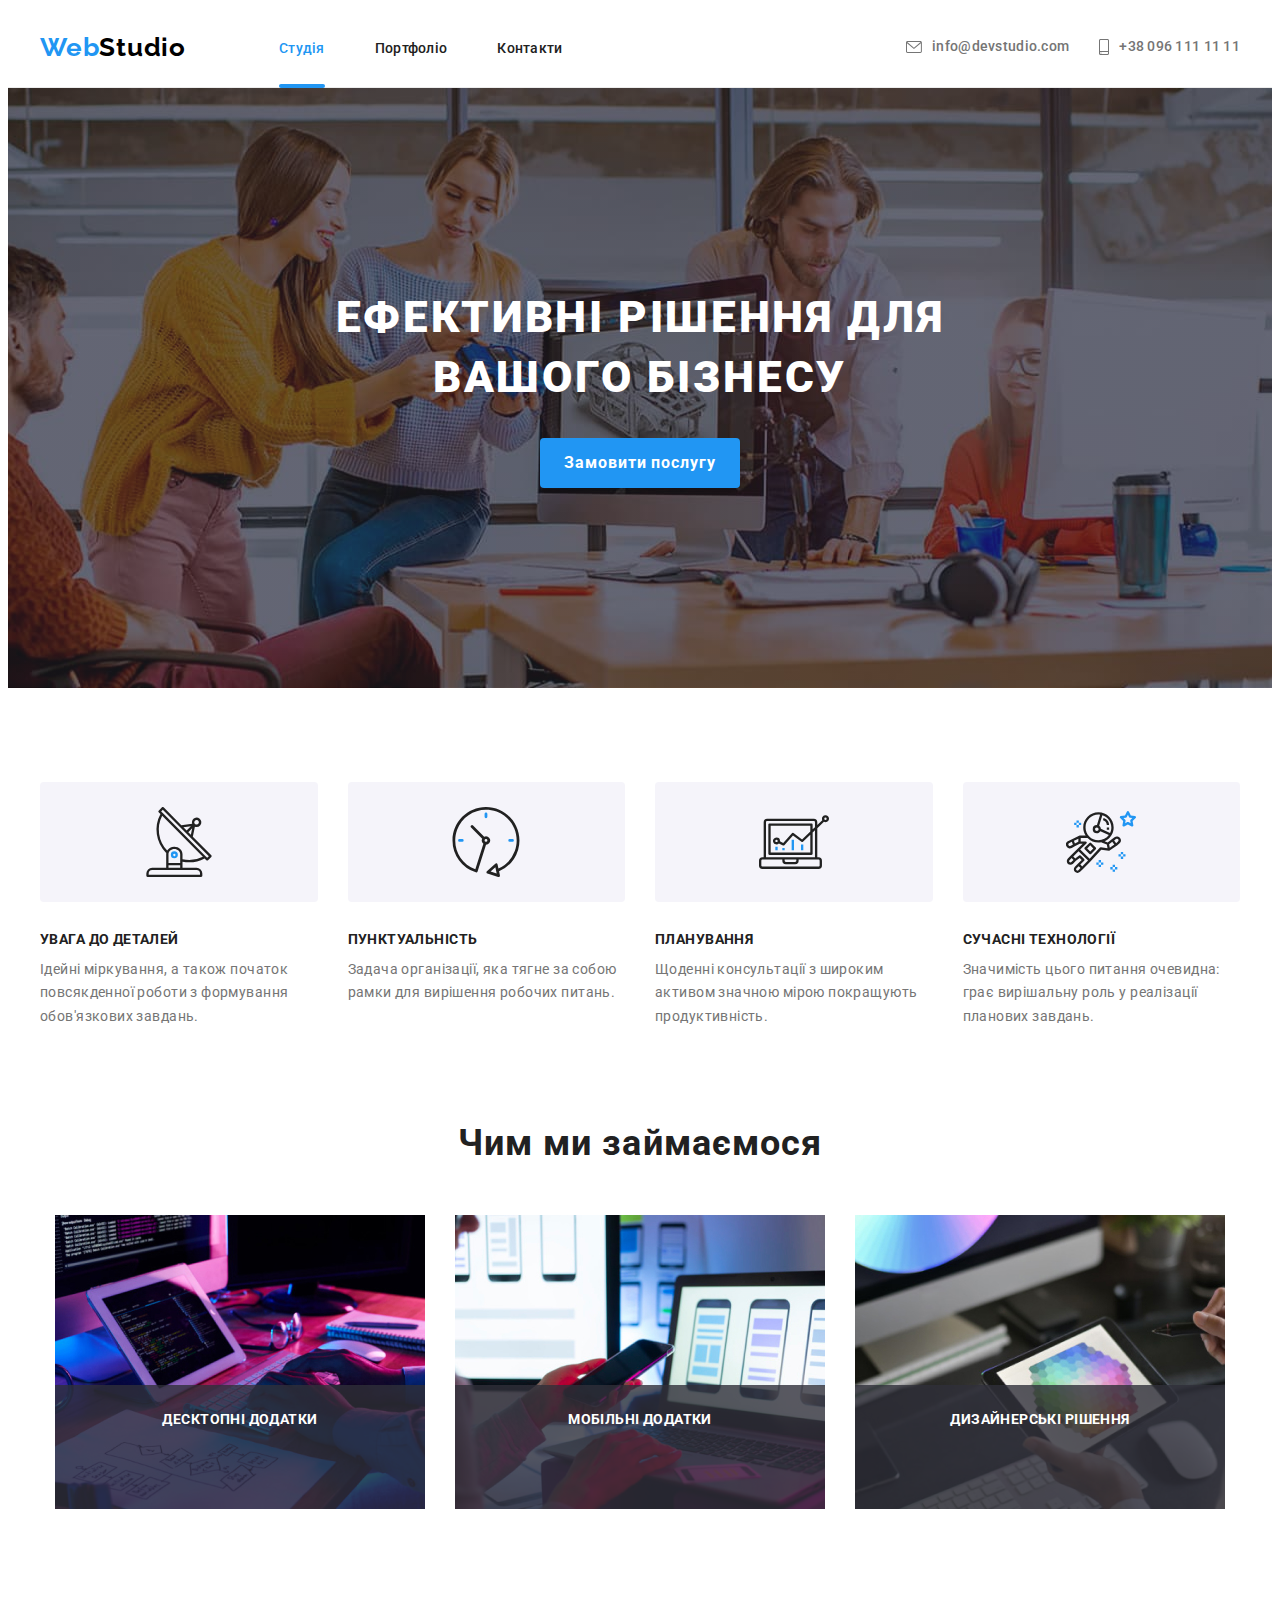
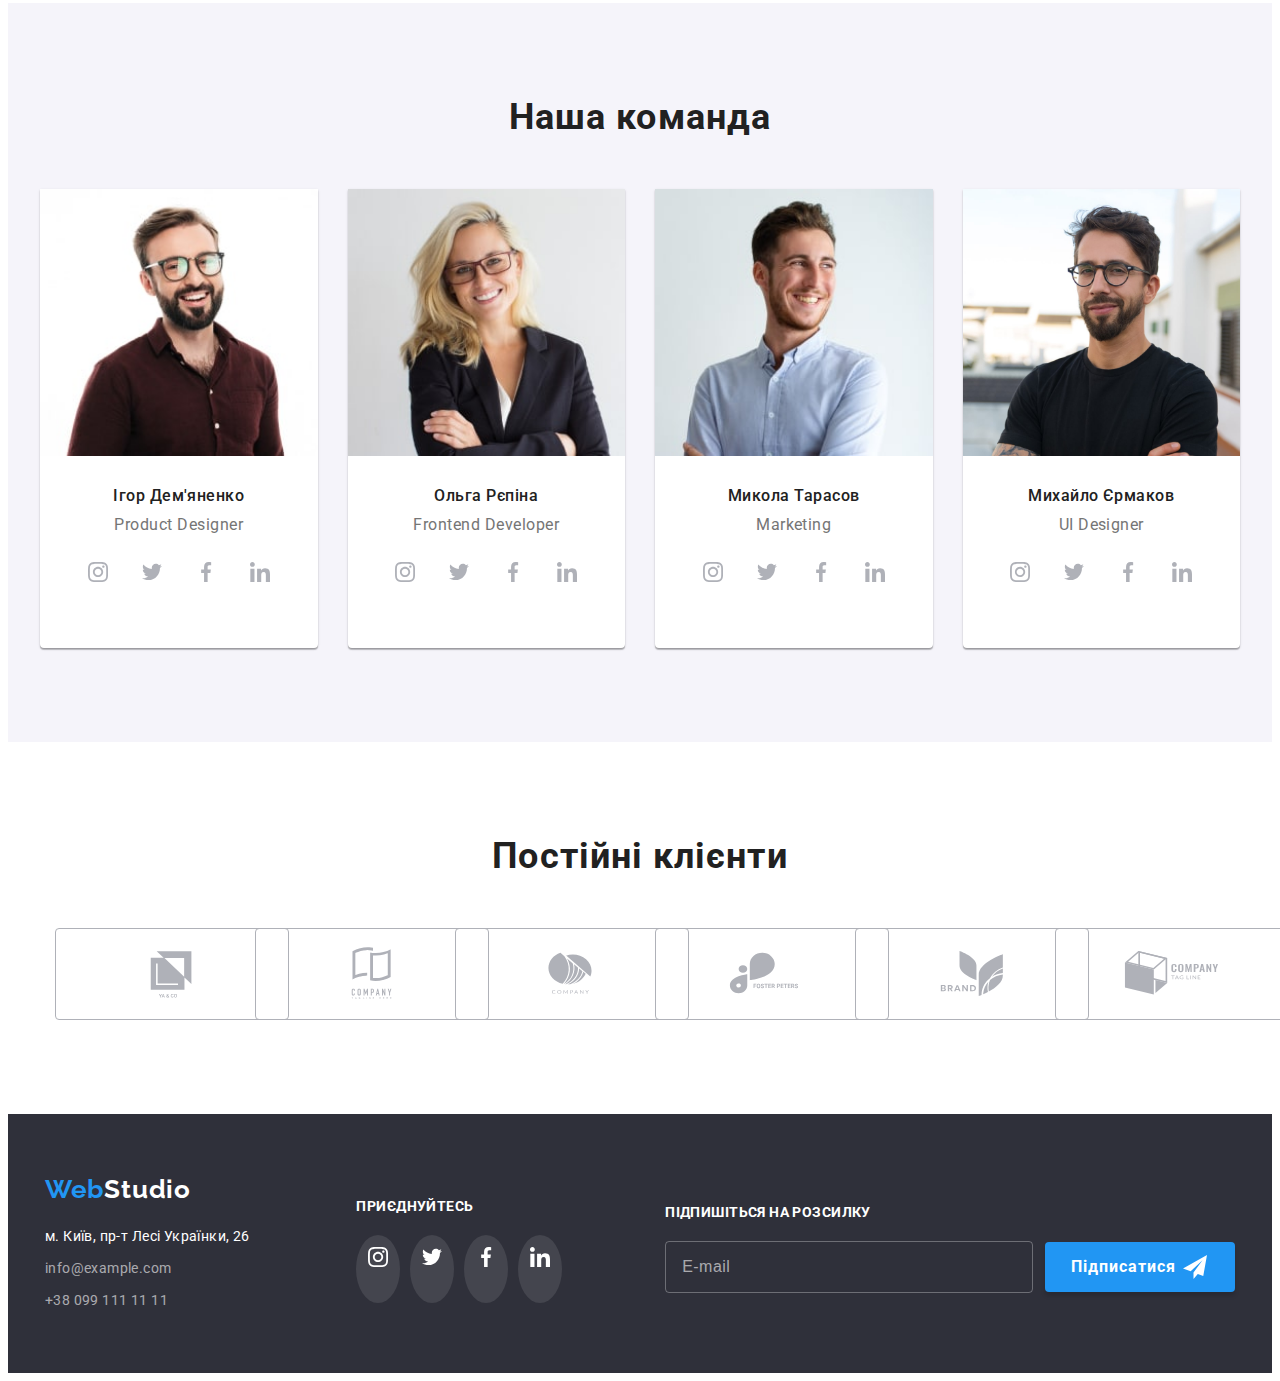
<file: index.html>
<!DOCTYPE html>
<html lang="uk">
  <head>
    <meta charset="UTF-8" />
    <meta http-equiv="X-UA-Compatible" content="IE=edge" />
    <meta name="viewport" content="width=device-width, initial-scale=1.0" />
    <title>Студія</title>
    <link rel="shortcut icon" href="./images/favicon.svg" type="image/x-icon" width="16" />
    <link rel="preconnect" href="https://fonts.googleapis.com" />
    <link rel="preconnect" href="https://fonts.gstatic.com" crossorigin />
    <link
      href="https://fonts.googleapis.com/css2?family=Raleway:wght@700&family=Roboto:wght@400;500;700;900&display=swap"
      rel="stylesheet"
    />
    <link
      rel="stylesheet"
      href="https://cdnjs.cloudflare.com/ajax/libs/modern-normalize/1.1.0/modern-normalize.min.css"
      integrity="sha512-wpPYUAdjBVSE4KJnH1VR1HeZfpl1ub8YT/NKx4PuQ5NmX2tKuGu6U/JRp5y+Y8XG2tV+wKQpNHVUX03MfMFn9Q=="
      crossorigin="anonymous"
      referrerpolicy="no-referrer"
    />
    <link rel="stylesheet" href="./css/main.min.css" />
  </head>

  <body>
    <header class="header">
      <div class="container">
        <nav class="navigation">
          <!-- логотип -->
          <a href="#" class="logo navigation__logo" lang="en" aria-label="WebStudio"
            ><span class="logo--first-part">Web</span>Studio</a
          >
          <!-- навігація -->
          <ul class="navigation__list">
            <li class="navigation__item">
              <a href="./index.html" class="navigation__link link current"
                >Студія</a
              >
            </li>
            <li class="navigation__item">
              <a href="./portfolio.html" class="navigation__link link">Портфоліо</a>
            </li>
            <li class="navigation__item">
              <a href="#" class="navigation__link link">Контакти</a>
            </li>
          </ul>
        </nav>
        <!-- контакти -->
        <ul class="contacts">
          <li class="contacts__item">
            <a
              href="mailto:info@devstudio.com"
              class="contacts__link link"
              rel="nofollow noopener noreferrer"
              target="_blank"
            >
              <svg width="16" height="12" class="contacts__icon">
                <use href="./images/icons.svg#icon-envelope"></use>
              </svg>
              info@devstudio.com
            </a>
          </li>
          <li class="contacts__item">
            <a
              href="tel:+380961111111"
              class="contacts__link link"
              rel="nofollow noopener noreferrer"
              target="_blank"
            >
              <svg width="10" height="16" class="contacts__icon">
                <use href="./images/icons.svg#icon-smartphone"></use>
              </svg>
              +38 096 111 11 11
            </a>
          </li>
        </ul>
        <button type="button" class="menu-open-btn">
          <svg width="40" height="40" class="menu-open-btn__icon">
            <use href="./images/icons.svg#icon-mob-menu"></use>
          </svg>
        </button>
      </div>
      <div class="mobile-menu is-hidden">
        <div class="container">
          <button type="button" class="menu-close-btn">
            <svg width="40" height="40" class="menu-close-btn__icon">
              <use href="./images/icons.svg#icon-menu-close"></use>
            </svg>
          </button>
          <div class="mobile-menu__top">
            <!-- menu-navigation -->
            <ul class="mobile-menu__navigation-list">
              <li class="mobile-menu__navigation-item">
                <a
                  href="./index.html"
                  class="mobile-menu__navigation-link mob-current"
                  target="_blank"
                  >Студія</a
                >
              </li>
              <li class="mobile-menu__navigation-item">
                <a href="./portfolio.html" class="mobile-menu__navigation-link" target="_blank"
                  >Портфоліо</a
                >
              </li>
              <li class="mobile-menu__navigation-item">
                <a href="#" class="mobile-menu__navigation-link" target="_blank">Контакти</a>
              </li>
            </ul>
          </div>
          <div class="mobile-menu__bottom">
            <!-- menu-contacts -->
            <ul class="mobile-menu__contacts-list">
              <li class="mobile-menu__contacts-item">
                <a
                  href="tel:+380961111111"
                  class="mobile-menu__tel"
                  rel="nofollow noopener noreferrer"
                  target="_blank"
                >
                  +38 096 111 11 11
                </a>
              </li>
              <li class="mobile-menu__contacts-item">
                <a
                  href="mailto:info@devstudio.com"
                  class="mobile-menu__mail"
                  rel="nofollow noopener noreferrer"
                  target="_blank"
                >
                  info@devstudio.com
                </a>
              </li>
            </ul>
            <!-- menu-social-networks -->
            <ul class="mobile-menu__soc-list">
              <li class="mobile-menu__soc-item">
                <a
                  href=""
                  class="mobile-menu__soc-link link"
                  rel="nofollow noopener noreferrer"
                  target="_blank"
                  >Instagram</a
                >
              </li>
              <li class="mobile-menu__soc-item">
                <a
                  href=""
                  class="mobile-menu__soc-link link"
                  rel="nofollow noopener noreferrer"
                  target="_blank"
                  >Twitter</a
                >
              </li>
              <li class="mobile-menu__soc-item">
                <a
                  href=""
                  class="mobile-menu__soc-link link"
                  rel="nofollow noopener noreferrer"
                  target="_blank"
                  >Facebook</a
                >
              </li>
              <li class="mobile-menu__soc-item">
                <a
                  href=""
                  class="mobile-menu__soc-link link"
                  rel="nofollow noopener noreferrer"
                  target="_blank"
                  >LinkedIn</a
                >
              </li>
            </ul>
          </div>
        </div>
      </div>
    </header>
    <main class="main-index">
      <!-- герой -->
      <section class="hero">
        <div class="container">
          <h1 class="hero__heading">Ефективні рішення для вашого бізнесу</h1>
          <button type="button" class="hero__btn" data-modal-open>Замовити послугу</button>
        </div>
      </section>
      <!-- переваги -->
      <section class="benefits">
        <div class="container">
          <h2 class="hidden">Переваги</h2>
          <ul class="benefits__list">
            <li class="benefits__item">
              <h3 class="benefits__title">Увага до деталей</h3>
              <p class="benefits__description">
                Ідейні міркування, а також початок повсякденної роботи з формування обов'язкових
                завдань.
              </p>
            </li>
            <li class="benefits__item">
              <h3 class="benefits__title">Пунктуальність</h3>
              <p class="benefits__description">
                Задача організації, яка тягне за собою рамки для вирішення робочих питань.
              </p>
            </li>
            <li class="benefits__item">
              <h3 class="benefits__title">Планування</h3>
              <p class="benefits__description">
                Щоденні консультації з широким активом значною мірою покращують продуктивність.
              </p>
            </li>
            <li class="benefits__item">
              <h3 class="benefits__title">Сучасні технології</h3>
              <p class="benefits__description">
                Значимість цього питання очевидна: грає вирішальну роль у реалізації планових
                завдань.
              </p>
            </li>
          </ul>
        </div>
      </section>
      <!-- заняття -->
      <section class="work">
        <div class="container">
          <h2 class="work__heading">Чим ми займаємося</h2>
          <ul class="work__list">
            <li class="work__item">
              <div class="work__meta">
                <picture>
                  <source
                    srcset="./images/work-img-1.jpg 1x, ./images/work-img-1-2x.jpg 2x"
                    media="(min-width:1200px)" />
                  <img
                    src="./images/work-img-1.jpg"
                    alt="Написання коду на ПК"
                    width="370"
                    height="294"
                /></picture>
                <div class="work--gray-overlay">
                  <p class="work__title">Десктопні додатки</p>
                </div>
              </div>
            </li>
            <li class="work__item">
              <div class="work__meta">
                <picture>
                  <source
                    srcset="./images/work-img-2.jpg 1x, ./images/work-img-2-2x.jpg 2x"
                    media="(min-width:1200px)" />
                  <img
                    src="./images/work-img-2.jpg"
                    alt="Розробка дизайну для мобільних додатків"
                    width="370"
                    height="294"
                /></picture>
                <div class="work--gray-overlay">
                  <p class="work__title">Мобільні додатки</p>
                </div>
              </div>
            </li>
            <li class="work__item">
              <div class="work__meta">
                <picture>
                  <source
                    srcset="./images/work-img-3.jpg 1x, ./images/work-img-3-2x.jpg 2x"
                    media="(min-width:1200px)" />
                  <img
                    src="./images/work-img-3.jpg"
                    alt="Підбір кольорів по спектру"
                    width="370"
                    height="294"
                /></picture>
                <div class="work--gray-overlay">
                  <p class="work__title">Дизайнерські рішення</p>
                </div>
              </div>
            </li>
          </ul>
        </div>
      </section>
      <!-- команда -->
      <section class="team">
        <div class="container">
          <h2 class="team__heading">Наша команда</h2>
          <ul class="team__list">
            <li class="team__item">
              <picture>
                <source
                  srcset="./images/team-img-desk-1.jpg 1x, ./images/team-img-desk-1-2x.jpg 2x"
                  media="(min-width: 1200px)" />
                <source
                  srcset="./images/team-img-tab-1.jpg 1x, ./images/team-img-tab-1-2x.jpg 2x"
                  media="(min-width: 768px)" />
                <source
                  srcset="./images/team-img-mob-1.jpg 1x, ./images/team-img-mob-1-2x.jpg 2x"
                  media="(min-width: 320px)" />
                <img
                  src="./images/team-img-desk-1.jpg"
                  alt="Product Designer Игорь Демьяненко"
                  width="270"
                  height="260"
              /></picture>
              <div class="team-meta">
                <h3 class="team-meta__title">Ігор Дем'яненко</h3>
                <p class="team-meta__description">Product Designer</p>
                <ul class="team-meta__list">
                  <li class="team-meta__item">
                    <a
                      href=""
                      class="team-meta__link"
                      rel="nofollow noopener noreferrer"
                      target="_blank"
                    >
                      <svg width="20" height="20" class="team-meta__icon">
                        <use href="./images/icons.svg#icon-instagram"></use>
                      </svg>
                    </a>
                  </li>
                  <li class="team-meta__item">
                    <a
                      href=""
                      class="team-meta__link"
                      rel="nofollow noopener noreferrer"
                      target="_blank"
                    >
                      <svg width="20" height="20" class="team-meta__icon">
                        <use href="./images/icons.svg#icon-twitter"></use>
                      </svg>
                    </a>
                  </li>
                  <li class="team-meta__item">
                    <a
                      href=""
                      class="team-meta__link"
                      rel="nofollow noopener noreferrer"
                      target="_blank"
                    >
                      <svg width="20" height="20" class="team-meta__icon">
                        <use href="./images/icons.svg#icon-facebook"></use>
                      </svg>
                    </a>
                  </li>
                  <li class="team-meta__item">
                    <a
                      href=""
                      class="team-meta__link"
                      rel="nofollow noopener noreferrer"
                      target="_blank"
                    >
                      <svg width="20" height="20" class="team-meta__icon">
                        <use href="./images/icons.svg#icon-linkedin"></use>
                      </svg>
                    </a>
                  </li>
                </ul>
              </div>
            </li>
            <li class="team__item">
              <picture>
                <source
                  srcset="./images/team-img-desk-2.jpg 1x, ./images/team-img-desk-2-2x.jpg 2x"
                  media="(min-width: 1200px)" />
                <source
                  srcset="./images/team-img-tab-2.jpg 1x, ./images/team-img-tab-2-2x.jpg 2x"
                  media="(min-width: 768px)" />
                <source
                  srcset="./images/team-img-mob-2.jpg 1x, ./images/team-img-mob-2-2x.jpg 2x"
                  media="(min-width: 320px)" />
                <img
                  src="./images/team-img-desk-2.jpg"
                  alt="Frontend Developer Ольга Репина"
                  width="270"
                  height="260"
              /></picture>
              <div class="team-meta">
                <h3 class="team-meta__title">Ольга Рєпіна</h3>
                <p class="team-meta__description">Frontend Developer</p>
                <ul class="team-meta__list">
                  <li class="team-meta__item">
                    <a
                      href=""
                      class="team-meta__link"
                      rel="nofollow noopener noreferrer"
                      target="_blank"
                    >
                      <svg width="20" height="20" class="team-meta__icon">
                        <use href="./images/icons.svg#icon-instagram"></use>
                      </svg>
                    </a>
                  </li>
                  <li class="team-meta__item">
                    <a
                      href=""
                      class="team-meta__link"
                      rel="nofollow noopener noreferrer"
                      target="_blank"
                    >
                      <svg width="20" height="20" class="team-meta__icon">
                        <use href="./images/icons.svg#icon-twitter"></use>
                      </svg>
                    </a>
                  </li>
                  <li class="team-meta__item">
                    <a
                      href=""
                      class="team-meta__link"
                      rel="nofollow noopener noreferrer"
                      target="_blank"
                    >
                      <svg width="20" height="20" class="team-meta__icon">
                        <use href="./images/icons.svg#icon-facebook"></use>
                      </svg>
                    </a>
                  </li>
                  <li class="team-meta__item">
                    <a
                      href=""
                      class="team-meta__link"
                      rel="nofollow noopener noreferrer"
                      target="_blank"
                    >
                      <svg width="20" height="20" class="team-meta__icon">
                        <use href="./images/icons.svg#icon-linkedin"></use>
                      </svg>
                    </a>
                  </li>
                </ul>
              </div>
            </li>
            <li class="team__item">
              <picture>
                <source
                  srcset="./images/team-img-desk-3.jpg 1x, ./images/team-img-desk-3-2x.jpg 2x"
                  media="(min-width: 1200px)" />
                <source
                  srcset="./images/team-img-tab-3.jpg 1x, ./images/team-img-tab-3-2x.jpg 2x"
                  media="(min-width: 768px)" />
                <source
                  srcset="./images/team-img-mob-3.jpg 1x, ./images/team-img-mob-3-2x.jpg 2x"
                  media="(min-width: 320px)" />
                <img
                  src="./images/team-img-desk-3.jpg"
                  alt="Marketing Николай Тарасов"
                  width="270"
                  height="260"
              /></picture>
              <div class="team-meta">
                <h3 class="team-meta__title">Микола Тарасов</h3>
                <p class="team-meta__description">Marketing</p>
                <ul class="team-meta__list">
                  <li class="team-meta__item">
                    <a
                      href=""
                      class="team-meta__link"
                      rel="nofollow noopener noreferrer"
                      target="_blank"
                    >
                      <svg width="20" height="20" class="team-meta__icon">
                        <use href="./images/icons.svg#icon-instagram"></use>
                      </svg>
                    </a>
                  </li>
                  <li class="team-meta__item">
                    <a
                      href=""
                      class="team-meta__link"
                      rel="nofollow noopener noreferrer"
                      target="_blank"
                    >
                      <svg width="20" height="20" class="team-meta__icon">
                        <use href="./images/icons.svg#icon-twitter"></use>
                      </svg>
                    </a>
                  </li>
                  <li class="team-meta__item">
                    <a
                      href=""
                      class="team-meta__link"
                      rel="nofollow noopener noreferrer"
                      target="_blank"
                    >
                      <svg width="20" height="20" class="team-meta__icon">
                        <use href="./images/icons.svg#icon-facebook"></use>
                      </svg>
                    </a>
                  </li>
                  <li class="team-meta__item">
                    <a
                      href=""
                      class="team-meta__link"
                      rel="nofollow noopener noreferrer"
                      target="_blank"
                    >
                      <svg width="20" height="20" class="team-meta__icon">
                        <use href="./images/icons.svg#icon-linkedin"></use>
                      </svg>
                    </a>
                  </li>
                </ul>
              </div>
            </li>
            <li class="team__item">
              <picture>
                <source
                  srcset="./images/team-img-desk-4.jpg 1x, ./images/team-img-desk-4-2x.jpg 2x"
                  media="(min-width: 1200px)" />
                <source
                  srcset="./images/team-img-tab-4.jpg 1x, ./images/team-img-tab-4-2x.jpg 2x"
                  media="(min-width: 768px)" />
                <source
                  srcset="./images/team-img-mob-4.jpg 1x, ./images/team-img-mob-4-2x.jpg 2x"
                  media="(min-width: 320px)" />
                <img
                  src="./images/team-img-desk-4.jpg"
                  alt="UI Designer Михаил Ермаков"
                  width="270"
                  height="260"
              /></picture>
              <div class="team-meta">
                <h3 class="team-meta__title">Михайло Єрмаков</h3>
                <p class="team-meta__description">UI Designer</p>
                <ul class="team-meta__list">
                  <li class="team-meta__item">
                    <a
                      href=""
                      class="team-meta__link"
                      rel="nofollow noopener noreferrer"
                      target="_blank"
                    >
                      <svg width="20" height="20" class="team-meta__icon">
                        <use href="./images/icons.svg#icon-instagram"></use>
                      </svg>
                    </a>
                  </li>
                  <li class="team-meta__item">
                    <a
                      href=""
                      class="team-meta__link"
                      rel="nofollow noopener noreferrer"
                      target="_blank"
                    >
                      <svg width="20" height="20" class="team-meta__icon">
                        <use href="./images/icons.svg#icon-twitter"></use>
                      </svg>
                    </a>
                  </li>
                  <li class="team-meta__item">
                    <a
                      href=""
                      class="team-meta__link"
                      rel="nofollow noopener noreferrer"
                      target="_blank"
                    >
                      <svg width="20" height="20" class="team-meta__icon">
                        <use href="./images/icons.svg#icon-facebook"></use>
                      </svg>
                    </a>
                  </li>
                  <li class="team-meta__item">
                    <a
                      href=""
                      class="team-meta__link"
                      rel="nofollow noopener noreferrer"
                      target="_blank"
                    >
                      <svg width="20" height="20" class="team-meta__icon">
                        <use href="./images/icons.svg#icon-linkedin"></use>
                      </svg>
                    </a>
                  </li>
                </ul>
              </div>
            </li>
          </ul>
        </div>
      </section>
      <!-- постійні клієнти -->
      <section class="clients">
        <div class="container">
          <h2 class="clients__heading">Постійні клієнти</h2>
          <ul class="clients__list">
            <li class="clients__item">
              <a href="" class="clients__link" rel="nofollow noopener noreferrer" target="_blank">
                <svg class="clients__icon" width="106" height="60">
                  <use href="./images/icons.svg#icon-ya-co"></use>
                </svg>
              </a>
            </li>
            <li class="clients__item">
              <a href="" class="clients__link" rel="nofollow noopener noreferrer" target="_blank">
                <svg class="clients__icon" width="106" height="60">
                  <use href="./images/icons.svg#icon-tagline-here"></use>
                </svg>
              </a>
            </li>
            <li class="clients__item">
              <a href="" class="clients__link" rel="nofollow noopener noreferrer" target="_blank">
                <svg class="clients__icon" width="106" height="60">
                  <use href="./images/icons.svg#icon-company"></use>
                </svg>
              </a>
            </li>
            <li class="clients__item">
              <a href="" class="clients__link" rel="nofollow noopener noreferrer" target="_blank">
                <svg class="clients__icon" width="106" height="60">
                  <use href="./images/icons.svg#icon-foster-peters"></use>
                </svg>
              </a>
            </li>
            <li class="clients__item">
              <a href="" class="clients__link" rel="nofollow noopener noreferrer" target="_blank">
                <svg class="clients__icon" width="106" height="60">
                  <use href="./images/icons.svg#icon-brand"></use>
                </svg>
              </a>
            </li>
            <li class="clients__item">
              <a href="" class="clients__link" rel="nofollow noopener noreferrer" target="_blank">
                <svg class="clients__icon" width="106" height="60">
                  <use href="./images/icons.svg#icon-tag-line"></use>
                </svg>
              </a>
            </li>
          </ul>
        </div>
      </section>
    </main>
    <!-- футер -->
    <footer class="footer">
      <div class="container">
        <div class="address--wrapper">
          <a href="#" class="logo footer__logo" lang="en"
            ><span class="logo--first-part">Web</span>Studio</a
          >
          <address class="address">
            <p class="address__text">м. Київ, пр-т Лесі Українки, 26</p>
            <ul class="address__list">
              <li class="address__item">
                <a
                  href="mailto:info@example.com"
                  class="address__link link"
                  rel="nofollow noopener noreferrer"
                  target="_blank"
                  >info@example.com</a
                >
              </li>
              <li class="address__item">
                <a
                  href="tel:+380991111111"
                  class="address__link link"
                  rel="nofollow noopener noreferrer"
                  target="_blank"
                  >+38 099 111 11 11</a
                >
              </li>
            </ul>
          </address>
        </div>
        <div class="join">
          <p class="join__title">Приєднуйтесь</p>
          <ul class="join__list">
            <li class="join__item">
              <a href="" class="join__link" rel="nofollow noopener noreferrer" target="_blank">
                <svg width="20" height="20" class="join__icon">
                  <use href="./images/icons.svg#icon-instagram"></use>
                </svg>
              </a>
            </li>
            <li class="join__item">
              <a href="" class="join__link" rel="nofollow noopener noreferrer" target="_blank">
                <svg width="20" height="20" class="join__icon">
                  <use href="./images/icons.svg#icon-twitter"></use>
                </svg>
              </a>
            </li>
            <li class="join__item">
              <a href="" class="join__link" rel="nofollow noopener noreferrer" target="_blank">
                <svg width="20" height="20" class="join__icon">
                  <use href="./images/icons.svg#icon-facebook"></use>
                </svg>
              </a>
            </li>
            <li class="join__item">
              <a href="" class="join__link" rel="nofollow noopener noreferrer" target="_blank">
                <svg width="20" height="20" class="join__icon">
                  <use href="./images/icons.svg#icon-linkedin"></use>
                </svg>
              </a>
            </li>
          </ul>
        </div>
        <div class="subscribe">
          <p class="subscribe__title">Підпишіться на розсилку</p>
          <form class="subscribe__form">
            <input type="email" name="email" placeholder="E-mail" class="subscribe__input" />
            <button type="submit" class="subscribe__btn">Підписатися</button>
          </form>
        </div>
      </div>
    </footer>
    <!-- модальне вікно -->
    <div class="backdrop is-hidden" data-modal>
      <div class="modal-container">
        <button type="button" class="modal-container__btn" data-modal-close>
          <svg width="18" height="18">
            <use href="./images/icons.svg#icon-close"></use>
          </svg>
        </button>
        <!-- форми модалки -->
        <p class="modal-container__title">Залиште свої дані, ми вам зателефонуємо</p>
        <form class="modal-form">
          <!-- ввод імені -->
          <div class="input-wrapper">
            <label for="username" class="modal-form__label">Ім'я</label>
            <div class="icon-wrapper">
              <input type="text" name="username" id="username" class="modal-form__input" required />
              <svg class="modal-form__icon" width="18" height="18">
                <use href="./images/icons.svg#icon-modal-person"></use>
              </svg>
            </div>
          </div>
          <!-- ввод телефону -->
          <div class="input-wrapper">
            <label for="md-tel" class="modal-form__label">Телефон</label>
            <div class="icon-wrapper">
              <input
                type="tel"
                name="tel"
                id="md-tel"
                class="modal-form__input"
                minlength="10"
                maxlength="13"
                required
              />
              <svg class="modal-form__icon" width="18" height="18">
                <use href="./images/icons.svg#icon-modal-phone"></use>
              </svg>
            </div>
          </div>
          <!-- ввод пошти -->
          <div class="input-wrapper">
            <label for="md-email" class="modal-form__label">Пошта</label>
            <div class="icon-wrapper">
              <input
                type="text"
                name="email"
                id="md-email"
                class="modal-form__input"
                title="example@mail.com"
                required
              />
              <svg class="modal-form__icon" width="18" height="18">
                <use href="./images/icons.svg#icon-modal-email"></use>
              </svg>
            </div>
          </div>
          <!-- коментар -->
          <div class="textarea-wrapper">
            <label for="md-comment" class="modal-form__label"> Коментар </label>
            <textarea
              name="comment"
              id="md-comment"
              class="modal-form__textarea"
              placeholder="Введіть текст"
            ></textarea>
          </div>
          <!-- чекбокс-згода -->
          <div class="checkbox">
            <input type="checkbox" name="checkbox" class="checkbox__input hidden" id="md-check" />
            <label for="md-check" class="checkbox__label">
              <span>
                <svg class="checkbox__icon" width="11" height="8">
                  <use href="./images/icons.svg#icon-check"></use>
                </svg>
              </span>
              Погоджуюся з розсилкою та приймаю&nbsp;
              <a href="#" class="checkbox__link" rel="nofollow noopener noreferrer" target="_blank"
                >Умови договору</a
              >
            </label>
          </div>
          <!-- кнопка модалки -->
          <div class="modal-button-wrapper">
            <button type="submit" class="modal-form__btn">Надіслати</button>
          </div>
        </form>
      </div>
    </div>
    <script src="./js/modal.js"></script>
    <script src="./js/menu.js"></script>
  </body>
</html>
</file>
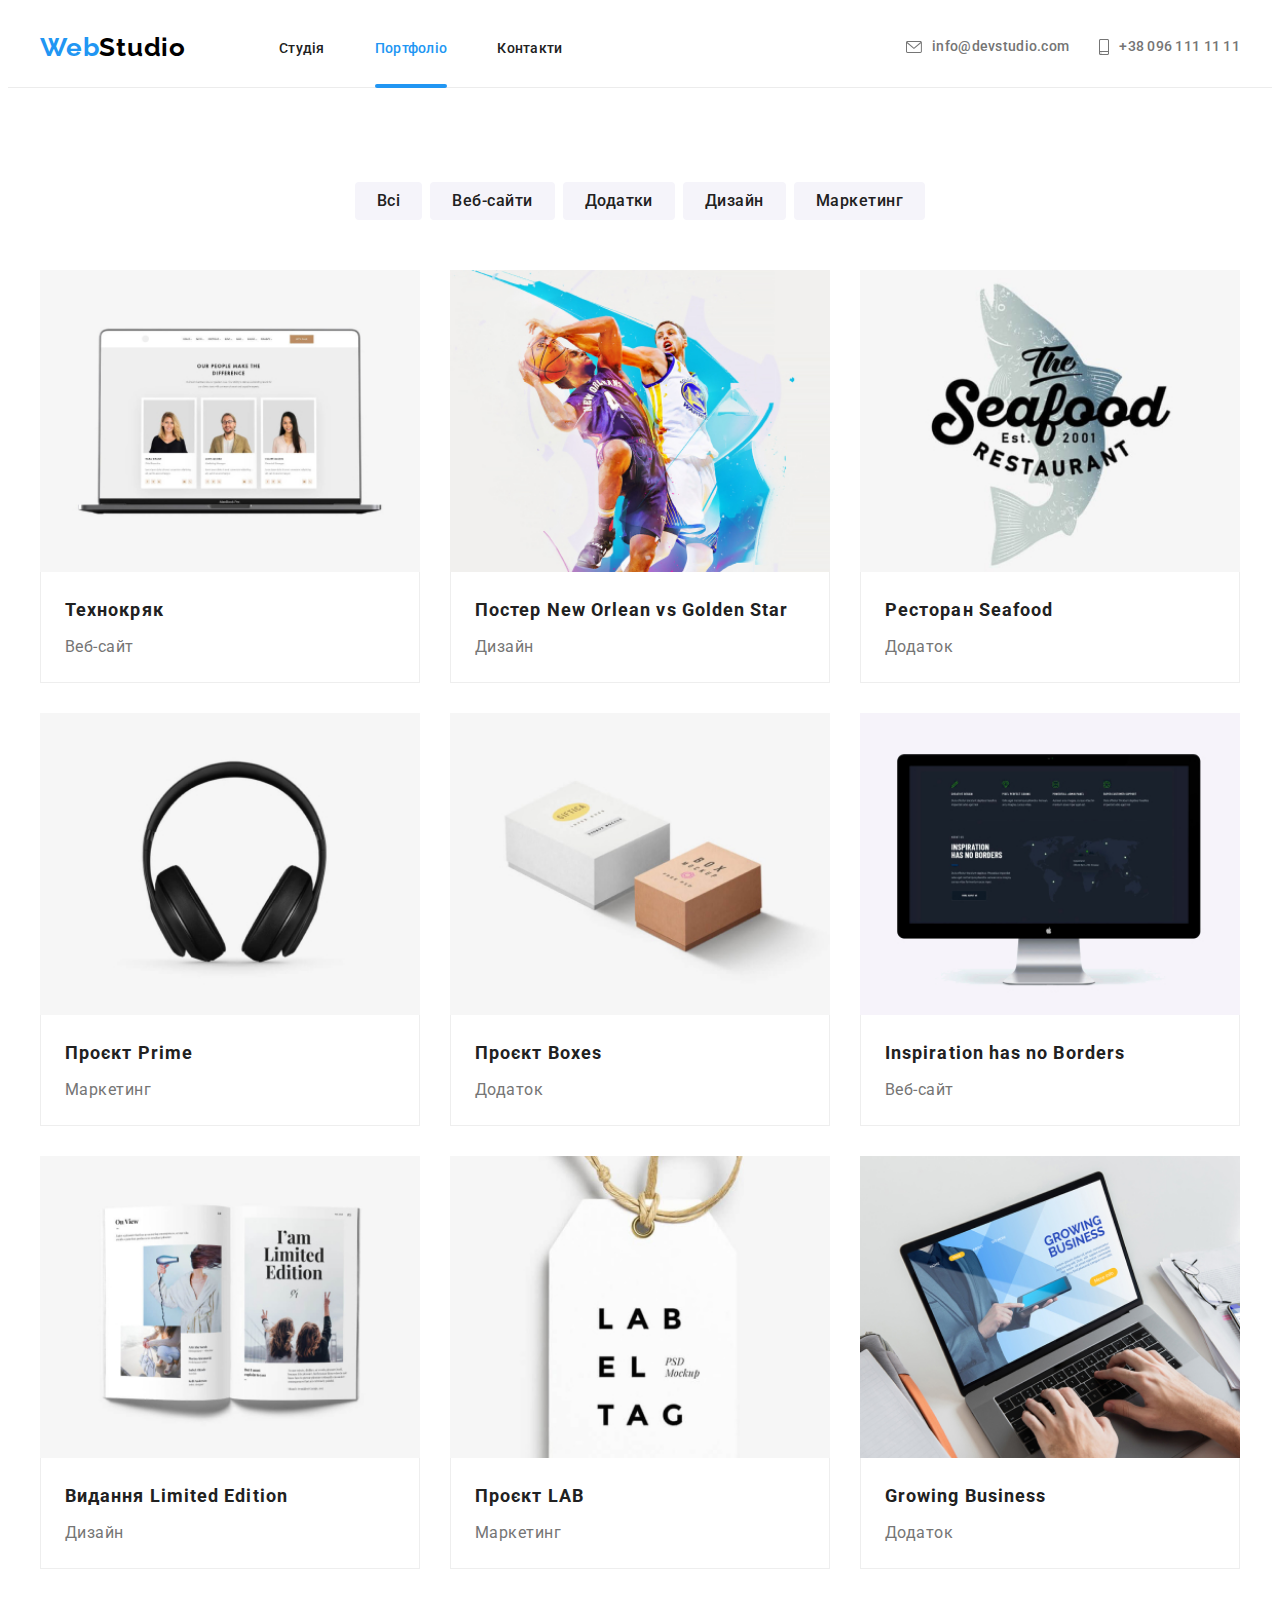
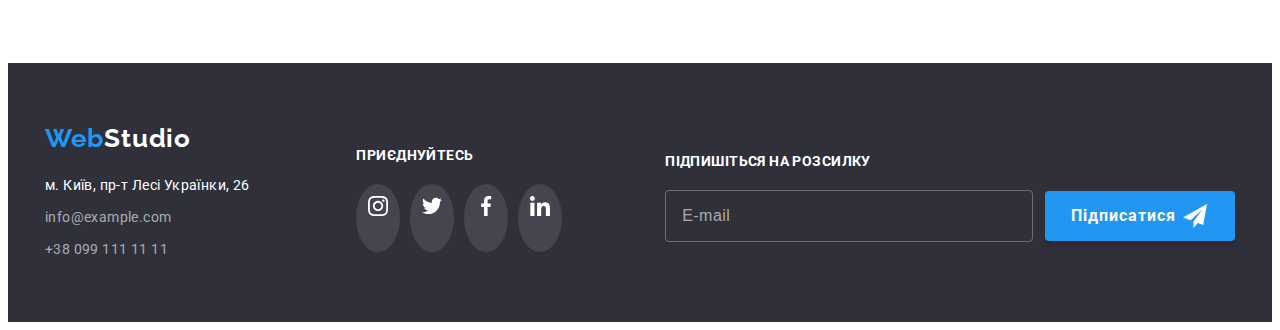
<file: portfolio.html>
<!DOCTYPE html>
<html lang="uk">
  <head>
    <meta charset="UTF-8" />
    <meta http-equiv="X-UA-Compatible" content="IE=edge" />
    <meta name="viewport" content="width=device-width, initial-scale=1.0" />
    <title>Портфоліо</title>
    <link rel="shortcut icon" href="./images/favicon.svg" type="image/x-icon" width="16" />
    <link rel="preconnect" href="https://fonts.googleapis.com" />
    <link rel="preconnect" href="https://fonts.gstatic.com" crossorigin />
    <link
      href="https://fonts.googleapis.com/css2?family=Raleway:wght@700&family=Roboto:wght@400;500;700;900&display=swap"
      rel="stylesheet"
    />
    <link
      rel="stylesheet"
      href="https://cdnjs.cloudflare.com/ajax/libs/modern-normalize/1.1.0/modern-normalize.min.css"
      integrity="sha512-wpPYUAdjBVSE4KJnH1VR1HeZfpl1ub8YT/NKx4PuQ5NmX2tKuGu6U/JRp5y+Y8XG2tV+wKQpNHVUX03MfMFn9Q=="
      crossorigin="anonymous"
      referrerpolicy="no-referrer"
    />
    <link rel="stylesheet" href="./css/main.min.css" />
  </head>

  <body>
    <header class="header">
      <div class="container">
        <nav class="navigation">
          <!-- логотип -->
          <a href="#" class="logo navigation__logo" lang="en" aria-label="WebStudio"
            ><span class="logo--first-part">Web</span>Studio</a
          >
          <!-- навігація -->
          <ul class="navigation__list">
            <li class="navigation__item">
              <a href="./index.html" class="navigation__link link">Студія</a>
            </li>
            <li class="navigation__item">
              <a href="./portfolio.html" class="navigation__link link current">Портфоліо</a>
            </li>
            <li class="navigation__item">
              <a href="#" class="navigation__link link">Контакти</a>
            </li>
          </ul>
        </nav>
        <!-- контакти -->
        <ul class="contacts">
          <li class="contacts__item">
            <a
              href="mailto:info@devstudio.com"
              class="contacts__link link"
              rel="nofollow noopener noreferrer"
              target="_blank"
            >
              <svg width="16" height="12" class="contacts__icon">
                <use href="./images/icons.svg#icon-envelope"></use>
              </svg>
              info@devstudio.com
            </a>
          </li>
          <li class="contacts__item">
            <a
              href="tel:+380961111111"
              class="contacts__link link"
              rel="nofollow noopener noreferrer"
              target="_blank"
            >
              <svg width="10" height="16" class="contacts__icon">
                <use href="./images/icons.svg#icon-smartphone"></use>
              </svg>
              +38 096 111 11 11
            </a>
          </li>
        </ul>
        <button type="button" class="menu-open-btn">
          <svg width="40" height="40" class="menu-open-btn__icon">
            <use href="./images/icons.svg#icon-mob-menu"></use>
          </svg>
        </button>
      </div>
      <div class="mobile-menu is-hidden">
        <div class="container">
          <button type="button" class="menu-close-btn">
            <svg width="40" height="40" class="menu-close-btn__icon">
              <use href="./images/icons.svg#icon-menu-close"></use>
            </svg>
          </button>
          <div class="mobile-menu__top">
            <!-- menu-navigation -->
            <ul class="mobile-menu__navigation-list">
              <li class="mobile-menu__navigation-item">
                <a href="./index.html" class="mobile-menu__navigation-link" target="_blank"
                  >Студія</a
                >
              </li>
              <li class="mobile-menu__navigation-item">
                <a
                  href="./portfolio.html"
                  class="mobile-menu__navigation-link mob-current"
                  target="_blank"
                  >Портфоліо</a
                >
              </li>
              <li class="mobile-menu__navigation-item">
                <a href="#" class="mobile-menu__navigation-link" target="_blank">Контакти</a>
              </li>
            </ul>
          </div>
          <div class="mobile-menu__bottom">
            <!-- menu-contacts -->
            <ul class="mobile-menu__contacts-list">
              <li class="mobile-menu__contacts-item">
                <a
                  href="tel:+380961111111"
                  class="mobile-menu__tel"
                  rel="nofollow noopener noreferrer"
                  target="_blank"
                >
                  +38 096 111 11 11
                </a>
              </li>
              <li class="mobile-menu__contacts-item">
                <a
                  href="mailto:info@devstudio.com"
                  class="mobile-menu__mail"
                  rel="nofollow noopener noreferrer"
                  target="_blank"
                >
                  info@devstudio.com
                </a>
              </li>
            </ul>
            <!-- menu-social-networks -->
            <ul class="mobile-menu__soc-list">
              <li class="mobile-menu__soc-item">
                <a
                  href=""
                  class="mobile-menu__soc-link link"
                  rel="nofollow noopener noreferrer"
                  target="_blank"
                  >Instagram</a
                >
              </li>
              <li class="mobile-menu__soc-item">
                <a
                  href=""
                  class="mobile-menu__soc-link link"
                  rel="nofollow noopener noreferrer"
                  target="_blank"
                  >Twitter</a
                >
              </li>
              <li class="mobile-menu__soc-item">
                <a
                  href=""
                  class="mobile-menu__soc-link link"
                  rel="nofollow noopener noreferrer"
                  target="_blank"
                  >Facebook</a
                >
              </li>
              <li class="mobile-menu__soc-item">
                <a
                  href=""
                  class="mobile-menu__soc-link link"
                  rel="nofollow noopener noreferrer"
                  target="_blank"
                  >LinkedIn</a
                >
              </li>
            </ul>
          </div>
        </div>
      </div>
    </header>
    <main class="main-portfolio">
      <!-- головна секція -->
      <section class="projects">
        <div class="container">
          <h1 class="hidden">Фільтри</h1>
          <ul class="radio-set">
            <li class="radio-set__item">
              <button type="button" class="radio-set__btn">Всі</button>
            </li>
            <li class="radio-set__item">
              <button type="button" class="radio-set__btn">Веб-сайти</button>
            </li>
            <li class="radio-set__item">
              <button type="button" class="radio-set__btn">Додатки</button>
            </li>
            <li class="radio-set__item">
              <button type="button" class="radio-set__btn">Дизайн</button>
            </li>
            <li class="radio-set__item">
              <button type="button" class="radio-set__btn">Маркетинг</button>
            </li>
          </ul>
          <!-- частина з проєктами -->
          <ul class="card-set">
            <li class="card-set__item">
              <a
                href="#"
                class="card-set__link link"
                rel="nofollow noopener noreferrer"
                target="_blank"
              >
                <div class="card-set__overlay">
                  <picture>
                    <source
                      srcset="./images/card-img-desk-1.jpg 1x, ./images/card-img-desk-1-2x.jpg 2x"
                      media="(min-width: 1200px)" />
                    <source
                      srcset="./images/card-img-tab-1.jpg 1x, ./images/card-img-tab-1-2x.jpg 2x"
                      media="(min-width: 768px)" />
                    <source
                      srcset="./images/card-img-mob-1.jpg 1x, ./images/card-img-mob-1-2x.jpg 2x"
                      media="(min-width: 320px)" />
                    <img src="./images/card-img-desk-1.jpg" alt="Веб-сайт" width="370" height="294"
                  /></picture>
                  <p class="card-set__description">
                    Ресурс пропонує комплексні пропозиції з різним рівнем функціоналу та сервісів.
                    Все це дозволить користувачу отримати вичерпну інформацію про компанію чи
                    приватну особу.
                  </p>
                </div>
                <div class="card-set__meta">
                  <h2 class="card-set__title">Технокряк</h2>
                  <p class="card-set__subtitle">Веб-сайт</p>
                </div>
              </a>
            </li>
            <li class="card-set__item">
              <a
                href="#"
                class="card-set__link link"
                rel="nofollow noopener noreferrer"
                target="_blank"
              >
                <div class="card-set__overlay">
                  <picture>
                    <source
                      srcset="./images/card-img-desk-2.jpg 1x, ./images/card-img-desk-2-2x.jpg 2x"
                      media="(min-width: 1200px)" />
                    <source
                      srcset="./images/card-img-tab-2.jpg 1x, ./images/card-img-tab-2-2x.jpg 2x"
                      media="(min-width: 768px)" />
                    <source
                      srcset="./images/card-img-mob-2.jpg 1x, ./images/card-img-mob-2-2x.jpg 2x"
                      media="(min-width: 320px)" />
                    <img
                      src="./images/card-img-desk-2.jpg"
                      alt="Постер с двумя баскетболистами"
                      width="370"
                      height="294"
                  /></picture>
                  <p class="card-set__description">
                    Lorem ipsum dolor sit amet consectetur adipisicing elit. Qui sequi excepturi
                    ipsa magni incidunt dolores iure officia, aliquid vel obcaecati!
                  </p>
                </div>
                <div class="card-set__meta">
                  <h2 class="card-set__title">Постер New Orlean vs Golden Star</h2>
                  <p class="card-set__subtitle">Дизайн</p>
                </div>
              </a>
            </li>
            <li class="card-set__item">
              <a
                href="#"
                class="card-set__link link"
                rel="nofollow noopener noreferrer"
                target="_blank"
              >
                <div class="card-set__overlay">
                  <picture>
                    <source
                      srcset="./images/card-img-desk-3.jpg 1x, ./images/card-img-desk-3-2x.jpg 2x"
                      media="(min-width: 1200px)" />
                    <source
                      srcset="./images/card-img-tab-3.jpg 1x, ./images/card-img-tab-3-2x.jpg 2x"
                      media="(min-width: 768px)" />
                    <source
                      srcset="./images/card-img-mob-3.jpg 1x, ./images/card-img-mob-3-2x.jpg 2x"
                      media="(min-width: 320px)" />
                    <img
                      src="./images/card-img-desk-3.jpg"
                      alt="Название ресторана на фоне рыбы"
                      width="370"
                      height="294"
                  /></picture>
                  <p class="card-set__description">
                    Lorem ipsum dolor sit amet consectetur adipisicing elit. Qui sequi excepturi
                    ipsa magni incidunt dolores iure officia, aliquid vel obcaecati!
                  </p>
                </div>
                <div class="card-set__meta">
                  <h2 class="card-set__title">Ресторан Seafood</h2>
                  <p class="card-set__subtitle">Додаток</p>
                </div>
              </a>
            </li>
            <li class="card-set__item">
              <a
                href="#"
                class="card-set__link link"
                rel="nofollow noopener noreferrer"
                target="_blank"
              >
                <div class="card-set__overlay">
                  <picture>
                    <source
                      srcset="./images/card-img-desk-4.jpg 1x, ./images/card-img-desk-4-2x.jpg 2x"
                      media="(min-width: 1200px)" />
                    <source
                      srcset="./images/card-img-tab-4.jpg 1x, ./images/card-img-tab-4-2x.jpg 2x"
                      media="(min-width: 768px)" />
                    <source
                      srcset="./images/card-img-mob-4.jpg 1x, ./images/card-img-mob-4-2x.jpg 2x"
                      media="(min-width: 320px)" />
                    <img src="./images/card-img-desk-4.jpg" alt="Наушники" width="370" height="294"
                  /></picture>
                  <p class="card-set__description">
                    Lorem ipsum dolor sit amet consectetur adipisicing elit. Qui sequi excepturi
                    ipsa magni incidunt dolores iure officia, aliquid vel obcaecati!
                  </p>
                </div>
                <div class="card-set__meta">
                  <h2 class="card-set__title">Проєкт Prime</h2>
                  <p class="card-set__subtitle">Маркетинг</p>
                </div>
              </a>
            </li>
            <li class="card-set__item">
              <a
                href="#"
                class="card-set__link link"
                rel="nofollow noopener noreferrer"
                target="_blank"
              >
                <div class="card-set__overlay">
                  <picture>
                    <source
                      srcset="./images/card-img-desk-5.jpg 1x, ./images/card-img-desk-5-2x.jpg 2x"
                      media="(min-width: 1200px)" />
                    <source
                      srcset="./images/card-img-tab-5.jpg 1x, ./images/card-img-tab-5-2x.jpg 2x"
                      media="(min-width: 768px)" />
                    <source
                      srcset="./images/card-img-mob-5.jpg 1x, ./images/card-img-mob-5-2x.jpg 2x"
                      media="(min-width: 320px)" />
                    <img
                      src="./images/card-img-desk-5.jpg"
                      alt="Белая и бежевая коробки"
                      width="370"
                      height="294"
                  /></picture>
                  <p class="card-set__description">
                    Lorem ipsum dolor sit amet consectetur adipisicing elit. Qui sequi excepturi
                    ipsa magni incidunt dolores iure officia, aliquid vel obcaecati!
                  </p>
                </div>
                <div class="card-set__meta">
                  <h2 class="card-set__title">Проєкт Boxes</h2>
                  <p class="card-set__subtitle">Додаток</p>
                </div>
              </a>
            </li>
            <li class="card-set__item">
              <a
                href="#"
                class="card-set__link link"
                rel="nofollow noopener noreferrer"
                target="_blank"
              >
                <div class="card-set__overlay">
                  <picture>
                    <source
                      srcset="./images/card-img-desk-6.jpg 1x, ./images/card-img-desk-6-2x.jpg 2x"
                      media="(min-width: 1200px)" />
                    <source
                      srcset="./images/card-img-tab-6.jpg 1x, ./images/card-img-tab-6-2x.jpg 2x"
                      media="(min-width: 768px)" />
                    <source
                      srcset="./images/card-img-mob-6.jpg 1x, ./images/card-img-mob-6-2x.jpg 2x"
                      media="(min-width: 320px)" />
                    <img
                      src="./images/card-img-desk-6.jpg"
                      alt="Монитор с сайтом"
                      width="370"
                      height="294"
                  /></picture>
                  <p class="card-set__description">
                    Lorem ipsum dolor sit amet consectetur adipisicing elit. Qui sequi excepturi
                    ipsa magni incidunt dolores iure officia, aliquid vel obcaecati!
                  </p>
                </div>
                <div class="card-set__meta">
                  <h2 class="card-set__title">Inspiration has no Borders</h2>
                  <p class="card-set__subtitle">Веб-сайт</p>
                </div>
              </a>
            </li>
            <li class="card-set__item">
              <a
                href="#"
                class="card-set__link link"
                rel="nofollow noopener noreferrer"
                target="_blank"
              >
                <div class="card-set__overlay">
                  <picture>
                    <source
                      srcset="./images/card-img-desk-7.jpg 1x, ./images/card-img-desk-7-2x.jpg 2x"
                      media="(min-width: 1200px)" />
                    <source
                      srcset="./images/card-img-tab-7.jpg 1x, ./images/card-img-tab-7-2x.jpg 2x"
                      media="(min-width: 768px)" />
                    <source
                      srcset="./images/card-img-mob-7.jpg 1x, ./images/card-img-mob-7-2x.jpg 2x"
                      media="(min-width: 320px)" />
                    <img
                      src="./images/card-img-desk-7.jpg"
                      alt="Открытый журнал"
                      width="370"
                      height="294"
                  /></picture>
                  <p class="card-set__description">
                    Lorem ipsum dolor sit amet consectetur adipisicing elit. Qui sequi excepturi
                    ipsa magni incidunt dolores iure officia, aliquid vel obcaecati!
                  </p>
                </div>
                <div class="card-set__meta">
                  <h2 class="card-set__title">Видання Limited Edition</h2>
                  <p class="card-set__subtitle">Дизайн</p>
                </div>
              </a>
            </li>
            <li class="card-set__item">
              <a
                href="#"
                class="card-set__link link"
                rel="nofollow noopener noreferrer"
                target="_blank"
              >
                <div class="card-set__overlay">
                  <picture>
                    <source
                      srcset="./images/card-img-desk-8.jpg 1x, ./images/card-img-desk-8-2x.jpg 2x"
                      media="(min-width: 1200px)" />
                    <source
                      srcset="./images/card-img-tab-8.jpg 1x, ./images/card-img-tab-8-2x.jpg 2x"
                      media="(min-width: 768px)" />
                    <source
                      srcset="./images/card-img-mob-8.jpg 1x, ./images/card-img-mob-8-2x.jpg 2x"
                      media="(min-width: 320px)" />
                    <img
                      src="./images/card-img-desk-8.jpg"
                      alt="Этикетка с надписью"
                      width="370"
                      height="294"
                  /></picture>
                  <p class="card-set__description">
                    Lorem ipsum dolor sit amet consectetur adipisicing elit. Qui sequi excepturi
                    ipsa magni incidunt dolores iure officia, aliquid vel obcaecati!
                  </p>
                </div>
                <div class="card-set__meta">
                  <h2 class="card-set__title">Проєкт <span class="upper">Lab</span></h2>
                  <p class="card-set__subtitle">Маркетинг</p>
                </div>
              </a>
            </li>
            <li class="card-set__item">
              <a
                href="#"
                class="card-set__link link"
                rel="nofollow noopener noreferrer"
                target="_blank"
              >
                <div class="card-set__overlay">
                  <picture>
                    <source
                      srcset="./images/card-img-desk-9.jpg 1x, ./images/card-img-desk-9-2x.jpg 2x"
                      media="(min-width: 1200px)" />
                    <source
                      srcset="./images/card-img-tab-9.jpg 1x, ./images/card-img-tab-9-2x.jpg 2x"
                      media="(min-width: 768px)" />
                    <source
                      srcset="./images/card-img-mob-9.jpg 1x, ./images/card-img-mob-9-2x.jpg 2x"
                      media="(min-width: 320px)" />
                    <img
                      src="./images/card-img-desk-9.jpg"
                      alt="Ноутбук с названием фирмы"
                      width="370"
                      height="294"
                  /></picture>
                  <p class="card-set__description">
                    Lorem ipsum dolor sit amet consectetur adipisicing elit. Qui sequi excepturi
                    ipsa magni incidunt dolores iure officia, aliquid vel obcaecati!
                  </p>
                </div>
                <div class="card-set__meta">
                  <h2 class="card-set__title">Growing Business</h2>
                  <p class="card-set__subtitle">Додаток</p>
                </div>
              </a>
            </li>
          </ul>
        </div>
      </section>
    </main>
    <!-- футер -->
    <footer class="footer">
      <div class="container">
        <div class="address--wrapper">
          <a href="#" class="logo footer__logo" lang="en"
            ><span class="logo--first-part">Web</span>Studio</a
          >
          <address class="address">
            <p class="address__text">м. Київ, пр-т Лесі Українки, 26</p>
            <ul class="address__list">
              <li class="address__item">
                <a
                  href="mailto:info@example.com"
                  class="address__link link"
                  rel="nofollow noopener noreferrer"
                  target="_blank"
                  >info@example.com</a
                >
              </li>
              <li class="address__item">
                <a
                  href="tel:+380991111111"
                  class="address__link link"
                  rel="nofollow noopener noreferrer"
                  target="_blank"
                  >+38 099 111 11 11</a
                >
              </li>
            </ul>
          </address>
        </div>
        <div class="join">
          <p class="join__title">Приєднуйтесь</p>
          <ul class="join__list">
            <li class="join__item">
              <a href="" class="join__link" rel="nofollow noopener noreferrer" target="_blank">
                <svg width="20" height="20" class="join__icon">
                  <use href="./images/icons.svg#icon-instagram"></use>
                </svg>
              </a>
            </li>
            <li class="join__item">
              <a href="" class="join__link" rel="nofollow noopener noreferrer" target="_blank">
                <svg width="20" height="20" class="join__icon">
                  <use href="./images/icons.svg#icon-twitter"></use>
                </svg>
              </a>
            </li>
            <li class="join__item">
              <a href="" class="join__link" rel="nofollow noopener noreferrer" target="_blank">
                <svg width="20" height="20" class="join__icon">
                  <use href="./images/icons.svg#icon-facebook"></use>
                </svg>
              </a>
            </li>
            <li class="join__item">
              <a href="" class="join__link" rel="nofollow noopener noreferrer" target="_blank">
                <svg width="20" height="20" class="join__icon">
                  <use href="./images/icons.svg#icon-linkedin"></use>
                </svg>
              </a>
            </li>
          </ul>
        </div>
        <div class="subscribe">
          <p class="subscribe__title">Підпишіться на розсилку</p>
          <form class="subscribe__form">
            <input type="email" name="email" placeholder="E-mail" class="subscribe__input" />
            <button type="submit" class="subscribe__btn">Підписатися</button>
          </form>
        </div>
      </div>
    </footer>
    <script src="./js/menu.js"></script>
  </body>
</html>
</file>
<file: css/main.min.css>
.hidden{position:absolute;white-space:nowrap;width:1px;height:1px;overflow:hidden;border:0;padding:0;clip:rect(0 0 0 0);clip-path:inset(50%);margin:-1px}.no-scroll{overflow:hidden}.modal-form__btn,.subscribe__btn,.hero__btn{display:inline-block;align-items:center;width:200px;height:50px;font-family:"Roboto","Tahoma","Verdana",sans-serif;font-style:inherit;font-weight:inherit;font-size:16px;line-height:1.88;letter-spacing:.06em;color:#fff;cursor:pointer;background:#2196f3;transition:background 250ms cubic-bezier(0.4, 0, 0.2, 1);box-shadow:0px 4px 4px rgba(0,0,0,.15);border:none;border-radius:4px}.card-set,.radio-set,.join__list,.address__list,.clients__list,.team-meta__list,.team__list,.work__list,.benefits__list,.contacts,.mobile-menu__soc-list,.mobile-menu__navigation-list,.mobile-menu__contacts-list,.navigation__list{list-style:none}body{font-family:"Roboto","Tahoma","Verdana",sans-serif;font-style:normal;font-weight:700;background-color:#fff;color:#212121}.link{text-decoration:none}.link:hover,.link:focus{color:#2196f3}p,h1,h2,h3,h4,h5,h6{margin:0}ul{margin:0;padding-left:0}img{display:block;max-width:100%;width:100%;height:auto}.container{width:100%;margin:0 auto;padding-left:15px;padding-right:15px;align-content:center}@media screen and (min-width: 480px){.container{max-width:480px}}@media screen and (min-width: 768px){.container{max-width:768px}}@media screen and (min-width: 1200px){.container{max-width:1200px}}.header{background-color:#fff;padding:10px 0;border-bottom:1px solid #ececec}@media screen and (min-width: 768px){.header{padding:20px 0}}@media screen and (min-width: 1200px){.header{padding:24px 0}}.header .container{display:flex;align-items:center}.navigation{display:flex;align-items:center}.navigation:not(:first-child){align-content:center}.navigation__logo{color:#000}@media screen and (min-width: 768px){.navigation__logo{margin-right:88px}}@media screen and (min-width: 1200px){.navigation__logo{margin-right:93px}}.navigation__list{display:none}@media screen and (min-width: 768px){.navigation__list{display:flex;justify-content:center;align-items:center}}.navigation__item{justify-content:center}.navigation__item:not(:last-child){margin-right:50px}.navigation__link{position:relative;padding:32px 0;font-weight:500;font-size:14px;line-height:1.14;letter-spacing:.02em;color:#212121;transition:color 250ms cubic-bezier(0.4, 0, 0.2, 1)}.navigation__link.current{position:relative;color:#2196f3}.navigation__link.current::after{content:"";position:absolute;bottom:0;display:block;width:100%;height:4px;background-color:#2196f3;border-radius:2px}.logo{display:block;font-family:"Raleway","Verdana",sans-serif;font-weight:inherit;font-size:24px;line-height:1.17;letter-spacing:.03em;text-decoration:none}@media screen and (min-width: 1200px){.logo{font-size:26px;line-height:1.19}}.logo--first-part{color:#2196f3}.menu-open-btn,.menu-close-btn{display:block;width:40px;height:40px;padding:0;background-color:rgba(0,0,0,0);border:none;cursor:pointer;transition:fill 250ms cubic-bezier(0.4, 0, 0.2, 1)}.menu-open-btn{margin-left:auto}@media screen and (min-width: 768px){.menu-open-btn{display:none}}.menu-open-btn:hover,.menu-open-btn:focus .menu-open-btn__icon{fill:#2196f3}.menu-close-btn{position:absolute;top:10px;right:15px}.menu-close-btn:hover,.menu-close-btn:focus .menu-close-btn__icon{fill:#2196f3}.mobile-menu{position:fixed;left:0px;top:0px;z-index:2;width:100vw;height:100vh;padding:48px 40px;background-color:#fff;box-shadow:0px 4px 8px rgba(0,0,0,.04),0px 2px 4px rgba(0,0,0,.08),0px 1px 3px rgba(0,0,0,.16);transition:opacity 250ms cubic-bezier(0.4, 0, 0.2, 1),visibility 250ms cubic-bezier(0.4, 0, 0.2, 1)}@media screen and (min-width: 480px){.mobile-menu{padding:48px 83px 48px 40px}}.mobile-menu .container{display:flex;flex-direction:column;justify-content:space-between;align-items:flex-start;height:100%;padding:0;overflow-x:scroll}.mobile-menu__navigation-item{margin-bottom:32px}.mobile-menu__navigation-link{font-weight:500;font-size:36px;line-height:1.18;letter-spacing:.02em;color:inherit;text-decoration:none;transition:color 250ms cubic-bezier(0.4, 0, 0.2, 1)}@media screen and (min-width: 480px){.mobile-menu__navigation-link{font-size:40px}}.menu-close-btn+.mobile-menu__top .mobile-menu__navigation-link.mob-current{color:#2196f3}.menu-close-btn:hover+.mobile-menu__top .mobile-menu__navigation-link.mob-current,.menu-close-btn:focus+.mobile-menu__top .mobile-menu__navigation-link.mob-current{color:#212121}.mobile-menu__contacts-item:nth-child(1){margin-bottom:32px}.mobile-menu__contacts-item:nth-child(2){margin-bottom:64px}.mobile-menu__tel{font-weight:500;font-size:26px;line-height:1.18;letter-spacing:.02em;color:#2196f3;text-decoration:none}@media screen and (min-width: 480px){.mobile-menu__tel{font-size:34px}}.mobile-menu__mail{font-weight:500;font-size:20px;line-height:1.17;letter-spacing:.02em;color:#757575;text-decoration:none}@media screen and (min-width: 480px){.mobile-menu__mail{font-size:24px}}.mobile-menu__soc-list{width:100%}@media screen and (min-width: 480px){.mobile-menu__soc-list{display:flex;justify-content:space-around}}.mobile-menu__soc-item:not(:last-child){margin-bottom:10px}@media screen and (min-width: 480px){.mobile-menu__soc-item:not(:last-child){margin-bottom:0;margin-right:10px;padding-right:10px;border-right:1px solid rgba(33,33,33,.2)}}.mobile-menu__soc-link{font-weight:500;font-size:18px;line-height:1.22;letter-spacing:.02em;color:#2196f3}.contacts{display:none}@media screen and (min-width: 768px){.contacts{display:flex;flex-direction:column;align-items:flex-start;justify-content:center;margin-left:84px}}@media screen and (min-width: 1200px){.contacts{flex-direction:row;align-items:center;justify-content:center;margin-left:auto}}.contacts__item{display:none}@media screen and (min-width: 768px){.contacts__item{display:flex;justify-content:center;align-items:center}.contacts__item:nth-child(1){margin-bottom:10px}}@media screen and (min-width: 1200px){.contacts__item:nth-child(1){margin-bottom:0}.contacts__item:nth-child(2){margin-left:30px}}.contacts__link{display:inline-flex;align-items:center;font-weight:500;font-size:12px;line-height:1.17;letter-spacing:.02em;color:#757575;transition:color 250ms cubic-bezier(0.4, 0, 0.2, 1)}@media screen and (min-width: 1200px){.contacts__link{font-size:14px;line-height:1.14}}.contacts__link:hover,.contacts__link:focus .contacts__icon{fill:#2196f3}.contacts__icon{display:inline-flex;fill:currentColor;padding:0}@media screen and (min-width: 768px){.contacts__icon{margin-right:8px}}@media screen and (min-width: 1200px){.contacts__icon{margin-right:10px}}.main-index{background-color:inherit;color:inherit}.hero{margin:0 auto;padding-top:118px;padding-bottom:118px;background-color:#2f303a;background-image:linear-gradient(rgba(47, 48, 58, 0.4), rgba(47, 48, 58, 0.4)),url(../images/hero-bg-mob.jpg);background-repeat:no-repeat;background-position:center;background-size:cover;flex-grow:1}@media screen and (min-device-pixel-ratio: 2),(min-resolution: 192dpi),(min-resolution: 2dppx){.hero{background-image:linear-gradient(rgba(47, 48, 58, 0.4), rgba(47, 48, 58, 0.4)),url(../../images/hero-bg-mob-2x.jpg)}}@media screen and (min-width: 768px){.hero{padding-top:118px;padding-bottom:118px;background-image:linear-gradient(rgba(47, 48, 58, 0.4), rgba(47, 48, 58, 0.4)),url(../images/hero-bg-tab.jpg)}}@media screen and (min-width: 768px)and (min-device-pixel-ratio: 2),screen and (min-width: 768px)and (min-resolution: 192dpi),screen and (min-width: 768px)and (min-resolution: 2dppx){.hero{background-image:linear-gradient(rgba(47, 48, 58, 0.4), rgba(47, 48, 58, 0.4)),url(../images/hero-bg-tab-2x.jpg)}}@media screen and (min-width: 1200px){.hero{padding-top:200px;padding-bottom:200px;background-image:linear-gradient(rgba(47, 48, 58, 0.4), rgba(47, 48, 58, 0.4)),url(../images/hero-bg-desk.jpg)}}@media screen and (min-width: 1200px)and (min-device-pixel-ratio: 2),screen and (min-width: 1200px)and (min-resolution: 192dpi),screen and (min-width: 1200px)and (min-resolution: 2dppx){.hero{background-image:linear-gradient(rgba(47, 48, 58, 0.4), rgba(47, 48, 58, 0.4)),url(../images/hero-bg-desk-2x.jpg)}}.hero .container{display:flex;flex-direction:column;align-items:center}.hero__heading{max-width:305px;font-weight:900;font-size:20px;line-height:1.62;letter-spacing:.06em;text-transform:uppercase;color:#fff;text-align:center;margin:0 auto 30px}@media screen and (min-width: 480px){.hero__heading{max-width:360px;font-size:26px}}@media screen and (min-width: 768px){.hero__heading{max-width:360px;font-size:26px}}@media screen and (min-width: 1200px){.hero__heading{max-width:696px;font-size:44px;line-height:1.36;margin:0 auto 30px}}.hero__btn{justify-content:center}.hero__btn:hover,.hero__btn:focus{background:#188ce8;outline:rgba(0,0,0,0)}.benefits{width:100%;padding-top:60px;padding-bottom:30px}@media screen and (min-width: 768px){.benefits{padding-bottom:60px}}@media screen and (min-width: 1200px){.benefits{display:flex;align-items:center;padding-top:94px;padding-bottom:0}}@media screen and (min-width: 768px){.benefits__list{display:flex;flex-wrap:wrap;gap:30px}}.benefits__item{margin-bottom:30px}@media screen and (min-width: 768px){.benefits__item{margin-bottom:0;flex-basis:calc((100% - 30px)/2)}}@media screen and (min-width: 1200px){.benefits__item{flex-basis:calc((100% - 90px)/4)}}.benefits__item::before{content:"";display:block;width:100%;max-width:100%;height:120px;margin-bottom:30px;background-color:#f5f4fa;background-repeat:no-repeat;background-position:center;border-radius:4px}.benefits__item:nth-child(1)::before{background-image:url(../images/antenna.svg)}.benefits__item:nth-child(2)::before{background-image:url(../images/clock.svg)}.benefits__item:nth-child(3)::before{background-image:url(../images/diagram.svg)}.benefits__item:nth-child(4)::before{background-image:url(../images/astronaut.svg)}.benefits__title{margin-bottom:10px;font-weight:inherit;font-size:14px;line-height:1.14;letter-spacing:.03em;text-transform:uppercase;color:#212121;text-align:center}@media screen and (min-width: 768px){.benefits__title{text-align:left}}.benefits__description{font-weight:400;font-size:14px;line-height:1.71;letter-spacing:.03em;color:#757575}.work{display:none;background-color:inherit;padding:94px 0}@media screen and (min-width: 1200px){.work{display:block}}.work .container{display:flex;align-items:center;flex-direction:column}.work__heading{font-weight:inherit;font-size:36px;line-height:1.16;text-align:center;letter-spacing:.03em;color:#212121;margin-bottom:50px}.work__list{display:flex;align-items:center}.work__item{width:370px}.work__item:not(:last-child){margin-right:30px}.work__meta{display:flex;align-items:flex-end;position:relative;z-index:0}.work--gray-overlay{position:absolute;z-index:1;text-align:center;width:100%;height:70px;padding:27px 0;margin:0 auto;background-color:rgba(47,48,58,.8)}.work__title{font-size:14px;line-height:1.14;letter-spacing:.03em;text-transform:uppercase;color:#fff}.team{background-color:#f5f4fa;padding:45px 0}@media screen and (min-width: 480px){.team{padding:60px 0}}@media screen and (min-width: 1200px){.team{padding:94px 0}}.team__heading{font-weight:inherit;font-size:28px;line-height:1.18;text-align:center;letter-spacing:.03em;color:#212121;margin-bottom:30px}@media screen and (min-width: 1200px){.team__heading{font-size:36px;line-height:1.16;margin-bottom:50px}}@media screen and (min-width: 768px){.team__list{display:flex;flex-wrap:wrap;gap:30px}}.team__item{width:100%;max-width:100%;background-color:#fff;box-shadow:0px 1px 3px rgba(0,0,0,.12),0px 1px 1px rgba(0,0,0,.14),0px 2px 1px rgba(0,0,0,.2);border-radius:0px 0px 4px 4px}.team__item:not(:last-child){margin-bottom:20px}@media screen and (min-width: 480px){.team__item:not(:last-child){margin-bottom:30px}}@media screen and (min-width: 768px){.team__item{flex-basis:calc((100% - 30px)/2)}.team__item:not(:last-child){margin-bottom:0}}@media screen and (min-width: 1200px){.team__item{flex-basis:calc((100% - 90px)/4)}}.team-meta{padding:30px 0 24px}@media screen and (min-width: 1200px){.team-meta{padding:30px 0}}.team-meta__title{font-weight:500;font-size:16px;line-height:1.19;text-align:center;letter-spacing:.03em;color:#212121;margin:0 auto 10px}.team-meta__description{font-weight:400;font-size:16px;line-height:1.19;text-align:center;letter-spacing:.03em;color:#757575;margin:auto 0 16px}.team-meta__list{display:flex;justify-content:center;align-items:center;width:206px;margin:0 auto}.team-meta__item{display:flex;justify-content:center;align-items:center;width:44px;background-color:#fff;border-radius:50%}.team-meta__item:not(:last-child){margin-right:10px}.team-meta__link{display:inline-flex;width:44px;height:44px;padding:12px;border-radius:50%;color:#afb1b8;transition:color,background,250ms cubic-bezier(0.4, 0, 0.2, 1)}.team-meta__link:hover,.team-meta__link:focus{background-color:#2196f3;color:#fff;border-radius:50%;outline:rgba(0,0,0,0)}.team-meta__icon{display:block;fill:currentColor}.clients{background-color:inherit;padding:45px 0}@media screen and (min-width: 480px){.clients{padding:60px 0}}@media screen and (min-width: 1200px){.clients{padding:94px 0}}.clients .container{display:flex;flex-direction:column;justify-content:center;align-items:center}.clients__heading{font-weight:inherit;font-size:28px;line-height:1.18;text-align:center;letter-spacing:.03em;color:#212121;margin-bottom:30px}@media screen and (min-width: 1200px){.clients__heading{font-size:36px;line-height:1.16;margin-bottom:50px}}.clients__list{display:flex;flex-wrap:wrap;gap:30px}.clients__item{width:100%;max-width:100%;background-color:rgba(0,0,0,0);flex-basis:calc((100% - 30px)/2)}@media screen and (min-width: 768px){.clients__item{flex-basis:calc((100% - 60px)/3)}}@media screen and (min-width: 1200px){.clients__item{flex-basis:calc((100% - 150px)/6)}}.clients__link{display:flex;justify-content:center;align-items:center;width:100%;max-width:100%;height:auto;padding:10px 0;color:#afb1b8;border:1px solid #afb1b8;border-radius:4px;transition:color,border,250ms cubic-bezier(0.4, 0, 0.2, 1)}.clients__link:hover,.clients__link:focus{border:1px solid #2196f3;color:#2196f3;outline:rgba(0,0,0,0)}@media screen and (min-width: 480px){.clients__link{padding:15px 0}}@media screen and (min-width: 1200px){.clients__link{padding:15px 31px}}.clients__icon{display:block;fill:currentColor}.footer{width:100%;height:auto;padding:60px 0;background-color:#2f303a}.footer .container{display:flex;flex-direction:column;align-items:center;justify-content:center}@media screen and (min-width: 768px){.footer .container{flex-direction:row;flex-wrap:wrap;justify-content:space-around}}@media screen and (min-width: 1200px){.footer .container{flex-wrap:nowrap}}.footer__logo{color:#fff;margin-bottom:20px}.address--wrapper{display:flex;flex-direction:column;justify-content:center;align-items:center;width:232px;margin-bottom:45px}@media screen and (min-width: 480px){.address--wrapper{margin-bottom:60px}}@media screen and (min-width: 1200px){.address--wrapper{align-items:flex-start;margin-right:70px;margin-bottom:0}}.address{display:flex;flex-direction:column;align-items:center;width:100%;font-style:normal;font-weight:400;font-size:14px;line-height:1.71;letter-spacing:.03em}@media screen and (min-width: 1200px){.address{align-items:flex-start}}.address__text{text-align:center;width:100%;margin-bottom:8px;color:#fff}@media screen and (min-width: 1200px){.address__text{text-align:start}}.address__item:nth-child(1){margin-bottom:8px}.address__link{color:rgba(255,255,255,.6);transition:color 250ms cubic-bezier(0.4, 0, 0.2, 1)}.join{display:flex;flex-direction:column;align-items:center;width:206px;margin-bottom:45px}@media screen and (min-width: 480px){.join{margin-bottom:60px}}@media screen and (min-width: 1200px){.join{align-items:flex-start;padding-top:15px;margin-right:93px;margin-bottom:0}}.join__title{font-size:14px;line-height:1.14;letter-spacing:.03em;text-transform:uppercase;color:#fff;margin-bottom:20px}.join__list{display:flex}.join__item{display:flex;justify-content:center;align-items:center;width:44px;background-color:rgba(255,255,255,.1);border-radius:50%}.join__item:not(:last-child){margin-right:10px}.join__link{display:inline-flex;width:44px;height:44px;padding:12px;border-radius:50%;color:#fff;transition:background 250ms cubic-bezier(0.4, 0, 0.2, 1)}.join__link:hover,.join__link:focus{background-color:#2196f3;border-radius:50%;color:#fff;outline:rgba(0,0,0,0)}.join__icon{display:block;fill:currentColor}.subscribe{display:flex;flex-direction:column;align-items:center;width:100%}@media screen and (min-width: 480px){.subscribe{width:450px}}@media screen and (min-width: 1200px){.subscribe{align-items:flex-start;width:570px;padding-top:12px}}.subscribe__title{font-size:14px;line-height:1.14;letter-spacing:.03em;text-transform:uppercase;color:#fff;margin-bottom:20px}.subscribe__form{display:flex;flex-direction:column;align-items:center;justify-content:center;width:100%}@media screen and (min-width: 1200px){.subscribe__form{flex-direction:row}}.subscribe__input{width:100%;max-width:100%;height:auto;padding:15px 16px;margin-bottom:20px;font-weight:400;font-size:16px;line-height:1.25;letter-spacing:.03em;color:rgba(255,255,255,.6);background-color:rgba(0,0,0,0);border:1px solid rgba(255,255,255,.3);border-radius:4px;outline:rgba(0,0,0,0)}@media screen and (min-width: 1200px){.subscribe__input{width:358px;margin-bottom:0;margin-right:12px}}.subscribe__input::placeholder{display:flex;align-items:center;font-weight:400;font-size:16px;line-height:1.25;letter-spacing:.03em;color:rgba(255,255,255,.6)}.subscribe__btn{padding:10px 26px;text-align:left;background-image:url(../images/send.svg);background-repeat:no-repeat;background-position:right 28px center}.backdrop{position:fixed;top:0;left:0;width:100%;height:100%;background-color:rgba(0,0,0,.2);transition:opacity 250ms cubic-bezier(0.4, 0, 0.2, 1),visibility 250ms cubic-bezier(0.4, 0, 0.2, 1)}.backdrop.is-hidden .modal-container{transform:translate(-50%, -50%) scale(0)}.is-hidden{opacity:0;visibility:hidden;pointer-events:none}.modal-container{position:absolute;top:50%;left:50%;width:320px;min-height:550px;padding:30px 20px;transform:translate(-50%, -50%) scale(1);background-color:#fff;box-shadow:0px 1px 3px rgba(0,0,0,.12),0px 1px 1px rgba(0,0,0,.14),0px 2px 1px rgba(0,0,0,.2);border-radius:4px;transition:transform 250ms cubic-bezier(0.4, 0, 0.2, 1)}@media screen and (min-width: 480px){.modal-container{width:450px;min-height:609px;padding:40px}}@media screen and (min-width: 1200px){.modal-container{width:528px;min-height:581px}}.modal-container__btn{position:absolute;top:8px;right:8px;display:flex;justify-content:center;align-items:center;cursor:pointer;width:30px;height:30px;border:1px solid rgba(0,0,0,.1);border-radius:50%;background-color:rgba(0,0,0,0);transition:250ms cubic-bezier(0.4, 0, 0.2, 1)}.modal-container__btn:hover,.modal-container__btn:focus{fill:#2196f3}.modal-container__title{width:100%;margin-bottom:12px;font-size:16px;line-height:1.5;text-align:center;letter-spacing:.03em;color:#212121}@media screen and (min-width: 480px){.modal-container__title{font-size:20px}}@media screen and (min-width: 1200px){.modal-container__title{line-height:1.17}}.modal-form{display:flex;flex-direction:column;width:100%;padding:0}.input-wrapper{margin-bottom:10px}.modal-form__label{display:block;margin-bottom:4px;font-weight:400;font-size:12px;line-height:1.17;letter-spacing:.01em;color:#757575}.modal-form__input{width:100%;height:40px;padding-left:42px;border:1px solid rgba(33,33,33,.2);border-radius:4px;background-color:rgba(0,0,0,0);outline:rgba(0,0,0,0);transition:border 250ms cubic-bezier(0.4, 0, 0.2, 1)}.modal-form__input:focus{border:1px solid #2196f3}.icon-wrapper{position:relative}.modal-form__input:focus+.modal-form__icon{fill:#2196f3}.modal-form__icon{position:absolute;left:12px;top:50%;transform:translateY(-50%);transition:fill 250ms cubic-bezier(0.4, 0, 0.2, 1)}.textarea-wrapper{margin-bottom:10px}@media screen and (min-width: 480px){.textarea-wrapper{margin-bottom:20px}}.modal-form__textarea{width:100%;height:120px;resize:none;padding:12px 16px;font-weight:400;font-size:14px;line-height:1.14;letter-spacing:.01em;background-color:rgba(0,0,0,0);outline:rgba(0,0,0,0);border:1px solid rgba(33,33,33,.2);border-radius:4px;transition:border 250ms cubic-bezier(0.4, 0, 0.2, 1)}.modal-form__textarea:focus{border:1px solid #2196f3}.modal-form__textarea::placeholder{font-weight:400;font-size:12px;line-height:1.14;letter-spacing:.01em;color:rgba(117,117,117,.5)}@media screen and (min-width: 480px){.modal-form__textarea::placeholder{font-size:14px}}.modal-button-wrapper{width:100%;display:flex;justify-content:center}.modal-form__btn{justify-content:center}.modal-form__btn:hover,.modal-form__btn:focus{background:#188ce8;outline:rgba(0,0,0,0)}.checkbox{display:flex;justify-content:center;align-items:center;width:100%;margin-bottom:15px}@media screen and (min-width: 480px){.checkbox{margin-bottom:30px}}.checkbox__input:checked+.checkbox__label span{background-color:#2196f3;border:0}.checkbox__input:checked+.checkbox__label .checkbox__icon{fill:#fff}.checkbox__label{display:inline-block;text-align:center;font-weight:400;font-size:10px;line-height:1.7;letter-spacing:.03em;color:#757575}@media screen and (min-width: 480px){.checkbox__label{display:flex;align-items:center;font-size:12px;line-height:1.17}}@media screen and (min-width: 1200px){.checkbox__label{font-size:14px;line-height:1.71}}.checkbox__label span{display:inline-flex;justify-content:center;align-items:center;width:16px;height:15px;border:2px solid #212121;border-radius:2px;margin-right:7px}.checkbox__icon{fill:rgba(0,0,0,0)}.checkbox__link{display:inline-block;text-align:center;font-weight:400;font-size:10px;line-height:1.7;letter-spacing:.03em;color:#2196f3}@media screen and (min-width: 480px){.checkbox__link{display:flex;font-size:12px;line-height:1.17}}@media screen and (min-width: 1200px){.checkbox__link{font-size:14px;line-height:1.71}}.main-portfolio{background-color:inherit;color:inherit}.projects{width:100%;padding:45px 0}@media screen and (min-width: 480px){.projects{padding:60px 0}}@media screen and (min-width: 1200px){.projects{padding:94px 0}}.projects .container{display:flex;flex-direction:column;align-items:center}.radio-set{display:flex;flex-wrap:wrap;row-gap:15px;column-gap:8px;justify-content:flex-start;width:100%;margin-bottom:40px}@media screen and (min-width: 768px){.radio-set{justify-content:center;margin-bottom:30px}}@media screen and (min-width: 1200px){.radio-set{margin-bottom:50px}}.radio-set__item{flex-basis:auto}.radio-set__btn{display:inline-flex;padding:6px 22px;font-family:"Roboto","Tahoma","Verdana",sans-serif;font-style:inherit;font-weight:500;font-size:16px;line-height:1.62;text-align:center;letter-spacing:.03em;color:#212121;background-color:#f5f4fa;border:none;border-radius:4px;transition:250ms cubic-bezier(0.4, 0, 0.2, 1);cursor:pointer}.radio-set__btn:hover,.radio-set__btn:focus{background-color:#2196f3;color:#fff;box-shadow:0px 3px 1px rgba(0,0,0,.1),0px 1px 2px rgba(0,0,0,.08),0px 2px 2px rgba(0,0,0,.12);outline:rgba(0,0,0,0)}.card-set{align-items:center}@media screen and (min-width: 768px){.card-set{display:flex;flex-wrap:wrap;gap:30px}}.card-set__item{width:100%;margin-bottom:30px;background-color:#fff;transition:box-shadow 250ms cubic-bezier(0.4, 0, 0.2, 1)}@media screen and (min-width: 768px){.card-set__item{margin-bottom:0;flex-basis:calc((100% - 30px)/2)}.card-set__item:nth-child(1) .card-set__subtitle{margin-bottom:36px}}@media screen and (min-width: 1200px){.card-set__item{flex-basis:calc((100% - 60px)/3)}.card-set__item:nth-child(1) .card-set__subtitle{margin-bottom:0}}.card-set__item:hover{box-shadow:0px 1px 1px rgba(0,0,0,.12),0px 4px 4px rgba(0,0,0,.06),1px 4px 6px rgba(0,0,0,.16)}.card-set__link{width:100%}.card-set__meta{padding:20px 24px;border-right:1px solid #eee;border-bottom:1px solid #eee;border-left:1px solid #eee}.card-set__title{width:100%;margin-bottom:4px;text-align:left;font-weight:inherit;font-size:18px;line-height:2;letter-spacing:.06em;color:#212121}.upper{text-transform:uppercase}.card-set__subtitle{width:100%;text-align:left;font-weight:400;font-size:16px;line-height:1.88;letter-spacing:.03em;color:#757575}.card-set__overlay{position:relative;width:100%;height:auto;background-color:inherit;overflow:hidden;cursor:text}.card-set__description{position:absolute;top:0;left:0;overflow:scroll;width:100%;height:100%;padding:42px 24px;font-weight:400;font-size:16px;line-height:1.56;letter-spacing:.03em;color:#fff;background-color:rgba(33,150,243,.9);transform:translatey(101%);transition:transform 250ms cubic-bezier(0.4, 0, 0.2, 1)}@media screen and (min-width: 480px){.card-set__description{padding:77px 24px;overflow:hidden;font-size:18px}}@media screen and (min-width: 768px){.card-set__description{padding:49px 24px}}@media screen and (min-width: 1200px){.card-set__description{padding:63px 24px}}.card-set__link:hover .card-set__description{transform:translatey(0)}/*# sourceMappingURL=main.min.css.map */
</file>
